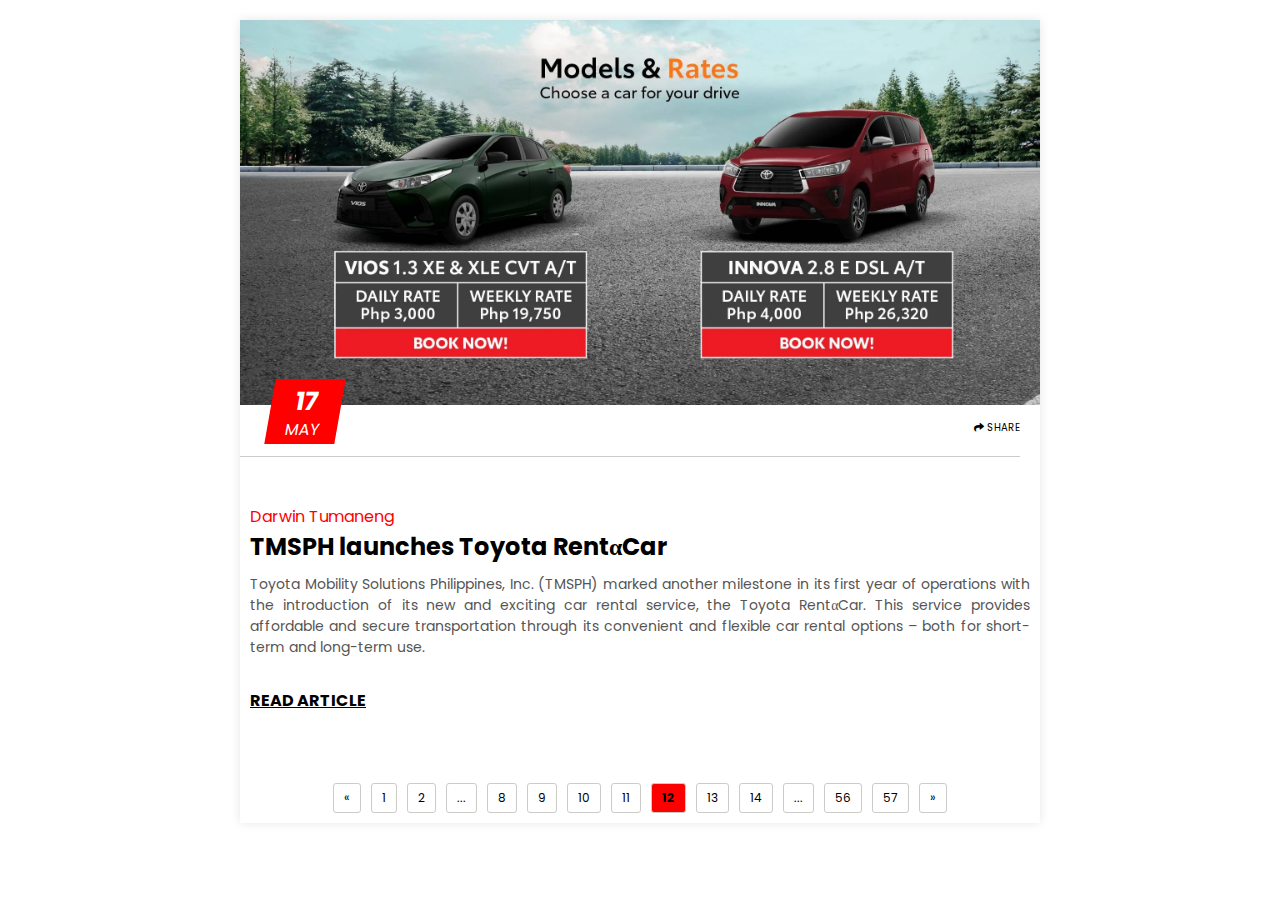
<file: sdi_front-end-challenge-1/page1.html>
<!DOCTYPE html>
<html lang="en">
<head>
    <meta charset="UTF-8">
    <meta name="viewport" content="width=device-width, initial-scale=1.0">
    <title>Article Layout</title>
    <link rel="stylesheet" href="https://cdnjs.cloudflare.com/ajax/libs/font-awesome/6.0.0-beta3/css/all.min.css">
    <link rel="stylesheet" href="style.css">
</head>
<body>

<div class="article-container">
    <div class="image-container">
        <img src="../sdi_front-end-challenge-1/img/tmsph-launches-toyota-rentacar.webp" alt="Article Image">
        <div class="date">
            <span>17</span> MAY
        </div>
        <div class="share-button">
            <a href="#" class="share-icon">
                <i class="fas fa-share"></i> SHARE
            </a>
        </div>
    </div>
    <div class="author">Darwin Tumaneng</div>
    <div class="title">TMSPH launches Toyota Rent&#x3B1;Car</div>
    <div class="subtitle">Toyota Mobility Solutions Philippines, Inc. (TMSPH) marked another milestone in its first year of
        operations with the introduction of its new and exciting car rental service, the Toyota Rent&#x3B1;Car. This service
        provides affordable and secure transportation through its convenient and flexible car rental options – both for
        short-term and long-term use.</div>
    <a class="read-more" href="#">READ ARTICLE</a>

    <div class="pagination">
        <a href="index.html">&laquo;</a>
        <a href="#">1</a>
        <a href="#">2</a>
        <span>...</span>
        <a href="#">8</a>
        <a href="#">9</a>
        <a href="#">10</a>
        <a href="index.html">11</a>
        <span class="active">12</span>
        <a href="page2.html">13</a>
        <a href="#">14</a>
        <span>...</span>
        <a href="#">56</a>
        <a href="#">57</a>
        <a href="page2.html">&raquo;</a>
    </div>
</div>

<script>
document.addEventListener('DOMContentLoaded', function() {
    var paginationItems = document.querySelectorAll('.pagination a, .pagination span');

    paginationItems.forEach(function(item) {
        item.addEventListener('click', function() {
            // Remove 'active' class from all items
            paginationItems.forEach(function(item) {
                item.classList.remove('active');
            });

            // Add 'active' class to the clicked item
            this.classList.add('active');
        });
    });
});
</script>

</body>
</html>
</file>
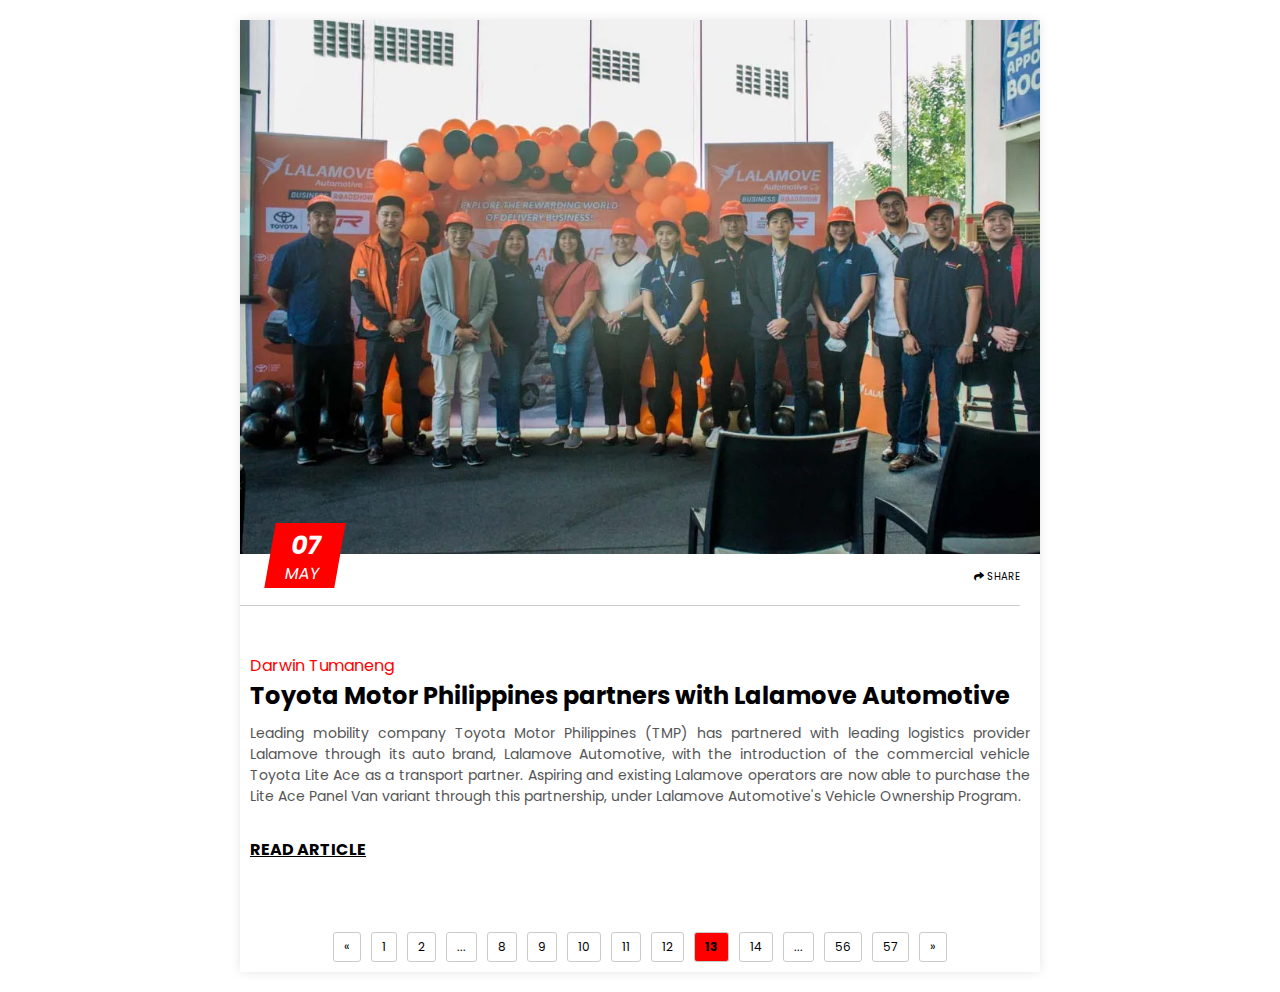
<file: sdi_front-end-challenge-1/page2.html>
<!DOCTYPE html>
<html lang="en">
<head>
    <meta charset="UTF-8">
    <meta name="viewport" content="width=device-width, initial-scale=1.0">
    <title>Article Layout</title>
    <link rel="stylesheet" href="https://cdnjs.cloudflare.com/ajax/libs/font-awesome/6.0.0-beta3/css/all.min.css">
    <link rel="stylesheet" href="style.css">
</head>
<body>

<div class="article-container">
    <div class="image-container">
        <img src="../sdi_front-end-challenge-1/img/tmp-lalamove-partnership.webp" alt="Article Image">
        <div class="date">
            <span>07</span> MAY
        </div>
        <div class="share-button">
            <a href="#" class="share-icon">
                <i class="fas fa-share"></i> SHARE
            </a>
        </div>
    </div>
    <div class="author">Darwin Tumaneng</div>
    <div class="title">Toyota Motor Philippines partners with Lalamove Automotive</div>
    <div class="subtitle">Leading mobility company Toyota Motor Philippines (TMP) has partnered with leading logistics
        provider Lalamove through its auto brand, Lalamove Automotive, with the introduction of the commercial vehicle
        Toyota Lite Ace as a transport partner. Aspiring and existing Lalamove operators are now able to purchase the Lite
        Ace Panel Van variant through this partnership, under Lalamove Automotive's Vehicle Ownership Program.</div>
    <a class="read-more" href="#">READ ARTICLE</a>

    <div class="pagination">
        <a href="page1.html">&laquo;</a>
        <a href="#">1</a>
        <a href="#">2</a>
        <span>...</span>
        <a href="#">8</a>
        <a href="#">9</a>
        <a href="#">10</a>
        <a href="index.html">11</a>
        <a href="page1.html">12</a>
        <span class="active">13</span>
        <a href="#">14</a>
        <span>...</span>
        <a href="#">56</a>
        <a href="#">57</a>
        <a href="#">&raquo;</a>
    </div>
</div>

<script>
document.addEventListener('DOMContentLoaded', function() {
    var paginationItems = document.querySelectorAll('.pagination a, .pagination span');

    paginationItems.forEach(function(item) {
        item.addEventListener('click', function() {
            // Remove 'active' class from all items
            paginationItems.forEach(function(item) {
                item.classList.remove('active');
            });

            // Add 'active' class to the clicked item
            this.classList.add('active');
        });
    });
});
</script>

</body>
</html>
</file>
<file: sdi_front-end-challenge-1/style.css>
@import url('https://fonts.googleapis.com/css2?family=Poppins:wght@300;400;500;700&display=swap');

body {
    font-family: 'Poppins', serif;
    margin: 0;
    padding: 0;
    display: flex;
    justify-content: center;
    align-items: center;
    flex-direction: column;
}
.article-container {
    position: relative;
    width: 80%;
    max-width: 800px;
    box-shadow: 0 0 10px rgba(0, 0, 0, 0.1);
    margin: 20px 0;
}
.image-container {
    position: relative;
    width: 100%;
    height: 80%;
    overflow: hidden;
    margin-bottom: 30px;
    display: inline-block; 
}
.image-container img {
    width: 100%;
    height: auto;
    display: block;
}
.date {
    background: red;
    color: white;
    padding: 10px;
    text-align: center;
    position: absolute;
    bottom: 3%;
    left: 30px;
    width: 50px;
    height: 45px;
    transform: skew(-10deg);
    z-index: 1;
}
.date span {
    font-size: 25px; 
    line-height: 1; 
    font-weight: bold;
}
.date::after {
    font-size: 11px; 
    line-height: 1; 
    margin-top: 2px; 
}
.share-button{
    display: flex;
    justify-content: flex-end;
    margin-right: 20px;
    padding-bottom: 20px;
    border-bottom: 1px solid #ccc;
}
.share-icon{
    display: inline-block;
    text-decoration: none;
    color: black;
    font-size: 10px;
    margin-top: 15px;
}
.author {
    padding: 10px;
    padding-bottom: 0;
    color: red;
}
.title {
    padding: 0 10px;
    font-size: 1.5em;
    font-weight: bold;
    text-align: justify;
    margin-bottom: 10px;
}
.subtitle {
    padding: 0 10px;
    font-size: 14px;
    color: #555;
    margin-bottom: 20px;
    text-align: justify;
}
.read-more {
    padding: 10px;
    display: block;
    text-decoration: underline;
    color: black;
    font-weight: bold;
}
.pagination {
    margin-top: 50px;
    display: flex;
    justify-content: center;
    padding: 10px 0;
}

.pagination span, .pagination a {
    margin: 0 5px;
    text-decoration: none;
    color: black;
    font-size: 12px;
    padding: 5px 10px;
    border: 1px solid #CBCCC8;
    border-radius: 3px;
    cursor: pointer;
}

.pagination .active {
    font-weight: bold;
    color: black;
    background-color: red;
}
</file>
